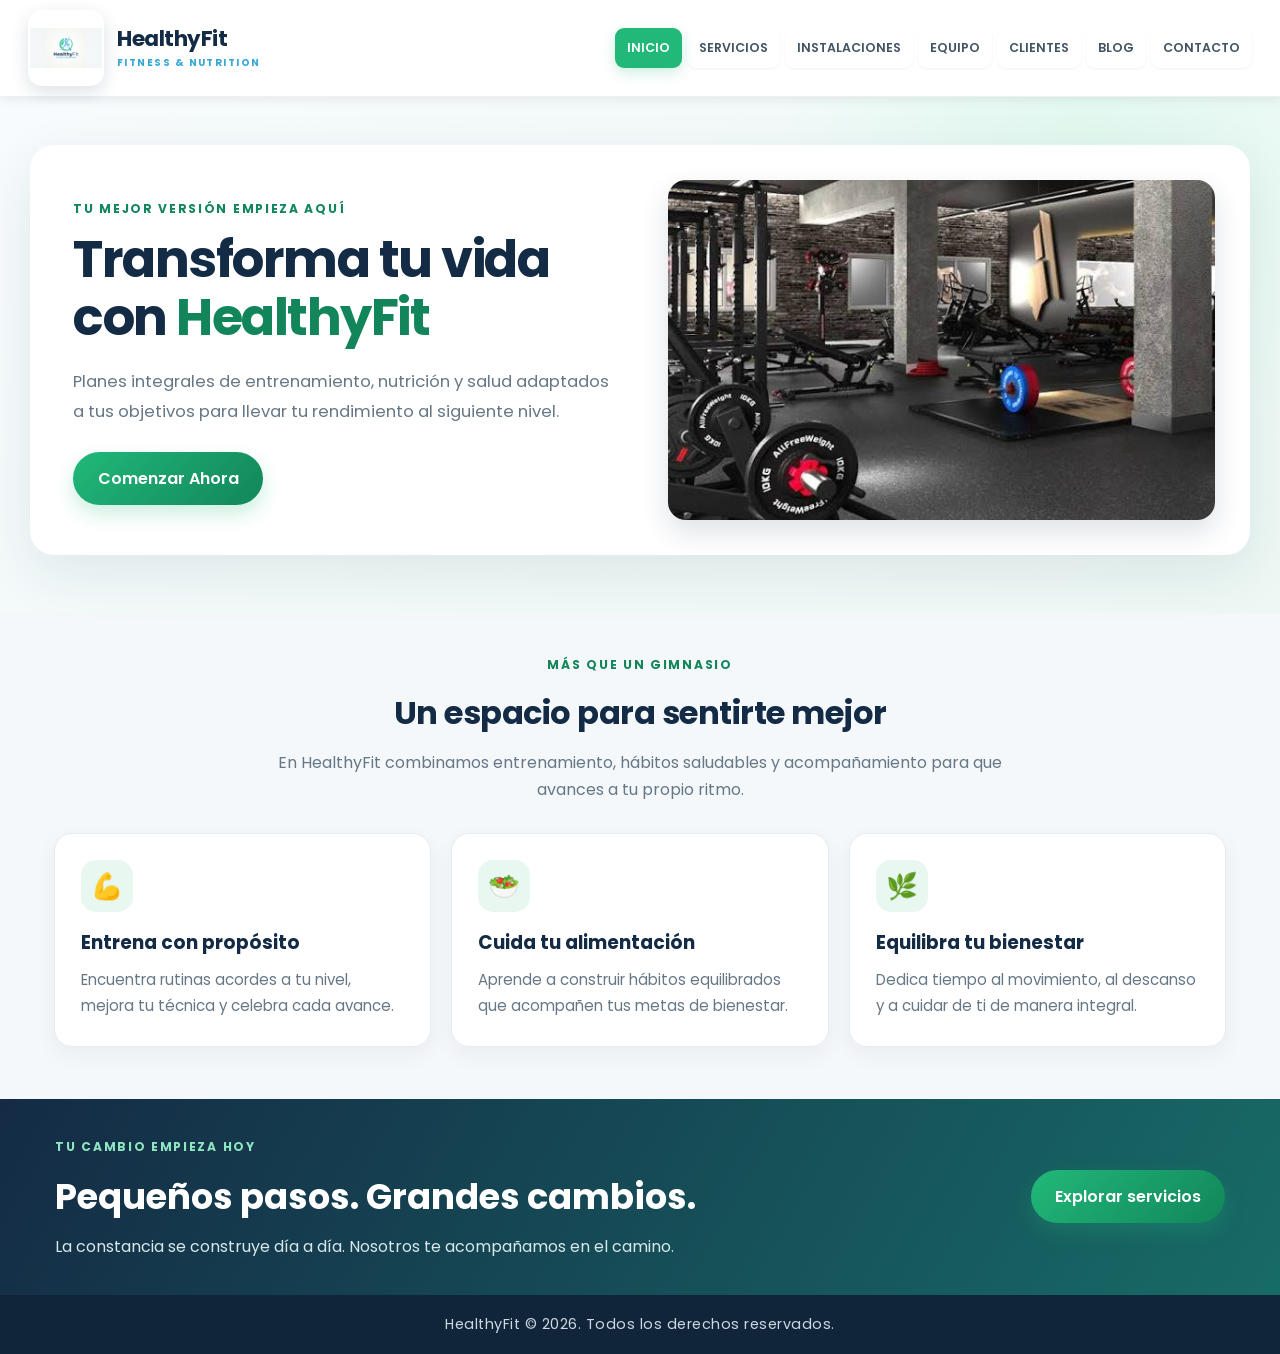
<file: index.html>
<!DOCTYPE html>
<html lang="es">
<head>
  <meta charset="UTF-8">
  <meta name="viewport" content="width=device-width, initial-scale=1.0">
  <title>HealthyFit | Inicio</title>
  <link rel="stylesheet" href="estilos.css">
  <link href="https://fonts.googleapis.com/css2?family=Poppins:wght@300;400;600;700&display=swap" rel="stylesheet">
</head>
<body class="single-page page-inicio">

<header>
  <div class="nav-container">
    <a class="logo" href="index.html" aria-label="HealthyFit, ir al inicio">
      <img src="logo.jpeg" alt="Logo de HealthyFit" class="logo-img">
      <span class="logo-caption"><strong>HealthyFit</strong><small>FITNESS &amp; NUTRITION</small></span>
    </a>
    <nav aria-label="Navegación principal">
      <ul>
        <li><a href="index.html" data-page="inicio" class="active">INICIO</a></li>
        <li><a href="servicios.html" data-page="servicios">SERVICIOS</a></li>
        <li><a href="instalaciones.html" data-page="instalaciones">INSTALACIONES</a></li>
        <li><a href="entrenadores.html" data-page="entrenadores">EQUIPO</a></li>
        <li><a href="clientes.html" data-page="clientes">CLIENTES</a></li>
        <li><a href="blog.html" data-page="blog">BLOG</a></li>
        <li><a href="contacto.html" data-page="contacto">CONTACTO</a></li>
      </ul>
    </nav>
  </div>
</header>

<main>
<section id="inicio" class="hero-section">
    <div class="hero-content">
      <div class="hero-text-box">
        <span class="eyebrow">TU MEJOR VERSIÓN EMPIEZA AQUÍ</span><h1>Transforma tu vida con <em>HealthyFit</em></h1>
        <p>Planes integrales de entrenamiento, nutrición y salud adaptados a tus objetivos para llevar tu rendimiento al siguiente nivel.</p>
        <a href="#contacto" class="btn-primary">Comenzar Ahora</a>
      </div>
      <div class="hero-image-box">
        <img src="instalacion.jpeg" alt="Instalaciones y máquinas modernas de HealthyFit">
      </div>
    </div>
  </section>

<section class="home-highlights content-wrap">
  <div class="section-intro">
    <span class="eyebrow">MÁS QUE UN GIMNASIO</span>
    <h2 class="section-title">Un espacio para sentirte mejor</h2>
    <p>En HealthyFit combinamos entrenamiento, hábitos saludables y acompañamiento para que avances a tu propio ritmo.</p>
  </div>
  <div class="highlight-grid">
    <article class="highlight-card"><span class="highlight-icon">💪</span><h3>Entrena con propósito</h3><p>Encuentra rutinas acordes a tu nivel, mejora tu técnica y celebra cada avance.</p></article>
    <article class="highlight-card"><span class="highlight-icon">🥗</span><h3>Cuida tu alimentación</h3><p>Aprende a construir hábitos equilibrados que acompañen tus metas de bienestar.</p></article>
    <article class="highlight-card"><span class="highlight-icon">🌿</span><h3>Equilibra tu bienestar</h3><p>Dedica tiempo al movimiento, al descanso y a cuidar de ti de manera integral.</p></article>
  </div>
</section>
<section class="quote-banner"><div><span class="eyebrow">TU CAMBIO EMPIEZA HOY</span><h2>Pequeños pasos. Grandes cambios.</h2><p>La constancia se construye día a día. Nosotros te acompañamos en el camino.</p></div><a class="btn-primary" href="servicios.html">Explorar servicios</a></section>

</main>
<footer><p>HealthyFit &copy; 2026. Todos los derechos reservados.</p></footer>
</body>
</html>
</file>
<file: estilos.css>
/* Estilos Generales */
* {
  margin: 0;
  padding: 0;
  box-sizing: border-box;
  font-family: 'Poppins', sans-serif;
}

body {
  background-color: #7EC9D8;
  color: #333;
  line-height: 1.6;
}

/* Barra de Navegación y Logo a la izquierda (más visible) */
header {
  background-color: #6C9CF0;
  position: sticky;
  top: 0;
  z-index: 1000;
  box-shadow: 0 2px 10px rgba(0,0,0,0.08);
}

.nav-container {
  max-width: 1400px;
  margin: 0 auto;
  padding: 10px 30px;
  display: flex;
  justify-content: space-between;
  align-items: center;
  flex-wrap: wrap;
  gap: 15px;
}

.logo {
  display: flex;
  align-items: center;
  justify-content: flex-start;
  flex-shrink: 0;
}

.logo-img {
  height: 48px; /* Tamaño optimizado para que luzca bien y se note claramente */
  width: auto;
  object-fit: contain;
  border-radius: 4px;
}

nav ul {
  display: flex;
  list-style: none;
  gap: 10px;
  flex-wrap: wrap;
}

nav ul li a {
  text-decoration: none;
  background-color: #f4f6f7;
  color: #333;
  padding: 8px 16px;
  font-size: 0.85rem;
  font-weight: 600;
  border-radius: 6px;
  transition: all 0.3s ease;
  box-shadow: 0 1px 3px rgba(0,0,0,0.05);
}

nav ul li a:hover, nav ul li a.active {
  background-color: #27ae60;
  color: #fff;
}

/* Sección Hero / Inicio */
.hero-section {
  padding: 50px 20px;
  max-width: 1400px;
  margin: 0 auto;
}

.hero-content {
  display: flex;
  gap: 40px;
  background: #ffffff;
  padding: 40px;
  border-radius: 12px;
  box-shadow: 0 6px 20px rgba(0,0,0,0.06);
  align-items: center;
  flex-wrap: wrap;
}

.hero-text-box {
  flex: 1;
  min-width: 280px;
}

.hero-text-box h1 {
  background-color: #27ae60;
  color: white;
  padding: 18px 20px;
  font-size: 1.8rem;
  border-radius: 6px;
  margin-bottom: 20px;
  text-align: center;
  box-shadow: 0 4px 10px rgba(39, 174, 96, 0.25);
}

.hero-text-box p {
  border: 1px solid #e0e0e0;
  padding: 18px;
  font-size: 1.1rem;
  margin-bottom: 25px;
  border-radius: 6px;
  color: #555;
  background: #fafafa;
}

.btn-primary {
  display: block;
  width: 100%;
  text-align: center;
  background-color: #2980b9;
  color: #fff;
  padding: 14px;
  text-decoration: none;
  font-weight: 600;
  border-radius: 6px;
  transition: background 0.3s, transform 0.2s;
  box-shadow: 0 4px 10px rgba(41, 128, 185, 0.25);
}

.btn-primary:hover {
  background-color: #1f6391;
  transform: translateY(-2px);
}

.hero-image-box {
  flex: 1;
  min-width: 280px;
  border-radius: 8px;
  text-align: center;
  display: flex;
  align-items: center;
  justify-content: center;
  background: #fafafa;
  overflow: hidden;
  box-shadow: 0 4px 12px rgba(0,0,0,0.06);
}

.hero-image-box img {
  width: 100%;
  height: 100%;
  max-height: 380px;
  object-fit: cover;
  border-radius: 8px;
  transition: transform 0.5s ease;
}

.hero-image-box img:hover {
  transform: scale(1.03);
}

/* Sección de Servicios */
.services-section {
  max-width: 1400px;
  margin: 50px auto;
  padding: 0 20px;
}

.section-title {
  background-color: #27ae60;
  text-align: center;
  padding: 14px;
  font-size: 1.3rem;
  color: #ffffff;
  margin-bottom: 30px;
  border-radius: 6px;
  letter-spacing: 1px;
  box-shadow: 0 2px 6px rgba(0,0,0,0.08);
}

.services-grid {
  display: grid;
  grid-template-columns: repeat(auto-fit, minmax(280px, 1fr));
  gap: 25px;
}

.service-card {
  background: #ffffff;
  border: 1px solid #e8e8e8;
  border-radius: 8px;
  padding: 20px;
  text-align: center;
  box-shadow: 0 4px 12px rgba(0,0,0,0.04);
  transition: transform 0.3s ease, box-shadow 0.3s ease;
}

.service-card:hover {
  transform: translateY(-5px);
  box-shadow: 0 8px 20px rgba(0,0,0,0.08);
}

.service-card img {
  width: 100%;
  height: 190px;
  object-fit: cover;
  border-radius: 6px;
  margin-bottom: 15px;
}

.service-card h3 {
  font-size: 1.15rem;
  margin-bottom: 10px;
  color: #333;
}

.service-card p {
  font-size: 0.95rem;
  color: #666;
  margin-bottom: 20px;
}

.btn-secondary {
  display: inline-block;
  background-color: #2980b9;
  color: white;
  padding: 9px 22px;
  text-decoration: none;
  font-size: 0.9rem;
  font-weight: 600;
  border-radius: 6px;
  transition: background 0.3s;
}

.btn-secondary:hover {
  background-color: #1f6391;
}

/* Sección Instalaciones */
.facilities-section {
  max-width: 1400px;
  margin: 50px auto;
  padding: 0 20px;
}

.facilities-title {
  background-color: #2980b9 !important;
  color: white !important;
}

.facilities-grid {
  display: grid;
  grid-template-columns: repeat(auto-fit, minmax(300px, 1fr));
  gap: 30px;
}

.facility-card {
  background: #ffffff;
  border: 1px solid #e8e8e8;
  border-radius: 8px;
  overflow: hidden;
  box-shadow: 0 4px 12px rgba(0,0,0,0.04);
  transition: transform 0.3s ease;
}

.facility-card:hover {
  transform: translateY(-5px);
}

.facility-card img {
  width: 100%;
  height: 220px;
  object-fit: cover;
}

.facility-card h3 {
  font-size: 1.15rem;
  margin: 15px 20px 8px;
  color: #333;
}

.facility-card p {
  font-size: 0.92rem;
  color: #666;
  margin: 0 20px 20px;
}

/* Sección Entrenadores */
.trainers-section {
  max-width: 1400px;
  margin: 50px auto;
  padding: 0 20px;
}

.trainers-title {
  background-color: #27ae60 !important;
  color: white !important;
}

.trainers-grid {
  display: grid;
  grid-template-columns: repeat(auto-fit, minmax(300px, 1fr));
  gap: 30px;
}

.trainer-card {
  background: #ffffff;
  border: 1px solid #e8e8e8;
  border-radius: 8px;
  padding: 25px;
  text-align: center;
  box-shadow: 0 4px 12px rgba(0,0,0,0.04);
  transition: transform 0.3s ease;
}

.trainer-card:hover {
  transform: translateY(-5px);
}

.trainer-card img {
  width: 110px;
  height: 110px;
  border-radius: 50%;
  object-fit: cover;
  margin-bottom: 15px;
  border: 3px solid #27ae60;
}

.trainer-card h3 {
  font-size: 1.1rem;
  margin-bottom: 5px;
  color: #333;
}

.trainer-role {
  display: block;
  font-size: 0.85rem;
  color: #2980b9;
  font-weight: 600;
  margin-bottom: 12px;
}

.trainer-card p {
  font-size: 0.9rem;
  color: #666;
}

/* Sección Blog */
.blog-section {
  max-width: 1400px;
  margin: 50px auto;
  padding: 0 20px;
}

.blog-title {
  background-color: #2980b9 !important;
  color: white !important;
}

.blog-grid {
  display: grid;
  grid-template-columns: repeat(auto-fit, minmax(300px, 1fr));
  gap: 30px;
}

.blog-card {
  background: #ffffff;
  border: 1px solid #e8e8e8;
  border-radius: 8px;
  overflow: hidden;
  box-shadow: 0 4px 12px rgba(0,0,0,0.04);
  transition: transform 0.3s ease;
  display: flex;
  flex-direction: column;
}

.blog-card:hover {
  transform: translateY(-5px);
}

.blog-card img {
  width: 100%;
  height: 190px;
  object-fit: cover;
}

.blog-content {
  padding: 20px;
  display: flex;
  flex-direction: column;
  flex: 1;
}

.blog-date {
  font-size: 0.8rem;
  color: #888;
  margin-bottom: 8px;
}

.blog-content h3 {
  font-size: 1.1rem;
  margin-bottom: 10px;
  color: #333;
}

.blog-content p {
  font-size: 0.92rem;
  color: #666;
  margin-bottom: 20px;
  flex: 1;
}

.blog-content .btn-secondary {
  align-self: flex-start;
}

/* Sección Testimonios con Fotos de Rostro */
.testimonials-section {
  max-width: 1400px;
  margin: 50px auto;
  padding: 0 20px;
}

.testimonials-title {
  background-color: #27ae60 !important;
  color: white !important;
}

.testimonials-grid {
  display: grid;
  grid-template-columns: repeat(auto-fit, minmax(300px, 1fr));
  gap: 30px;
}

.testimonial-card {
  background: #ffffff;
  border: 1px solid #e0e0e0;
  padding: 25px;
  border-radius: 10px;
  display: flex;
  align-items: center;
  gap: 20px;
  box-shadow: 0 4px 12px rgba(0,0,0,0.04);
  transition: transform 0.3s ease;
}

.testimonial-card:hover {
  transform: translateY(-3px);
}

.testimonial-avatar-img {
  width: 70px;
  height: 70px;
  border-radius: 50%;
  object-fit: cover;
  border: 3px solid #27ae60;
  flex-shrink: 0;
  box-shadow: 0 3px 8px rgba(0,0,0,0.1);
}

.testi-info h4 {
  font-size: 1.05rem;
  margin-bottom: 4px;
  color: #333;
}

.testi-comment {
  font-size: 0.88rem;
  color: #555;
  font-style: italic;
  margin-bottom: 8px;
  line-height: 1.4;
}

.badge {
  display: inline-block;
  background: #eef7f2;
  padding: 4px 12px;
  font-size: 0.78rem;
  border-radius: 4px;
  border: 1px solid #c8e6d5;
  color: #27ae60;
  font-weight: 600;
}

/* Sección Contacto */
.contact-section {
  max-width: 1000px;
  margin: 50px auto;
  padding: 0 20px;
}

.contact-container {
  background: #ffffff;
  border: 1px solid #e0e0e0;
  padding: 40px;
  border-radius: 12px;
  box-shadow: 0 6px 20px rgba(0,0,0,0.05);
}

.form-row {
  display: grid;
  grid-template-columns: 1fr 1fr;
  gap: 20px;
  margin-bottom: 20px;
}

.form-full {
  margin-bottom: 25px;
}

.contacto {
    background: #0B49F4A;
    text-align: center;
}

form {
    max-width: 600px;
    margin: 40px auto 0;
    display: flex;
    flex-direction: column;
    gap: 15px;
}

input,
textarea {
    width: 100%;
    padding: 15px;
    border: none;
    border-radius: 8px;
    outline: none;
    font-family: Arial, sans-serif;
    font-size: 15px;
}

textarea {
    resize: vertical;
}

.btn-submit {
  display: block;
  width: 100%;
  background-color: #27ae60;
  color: white;
  border: none;
  padding: 15px;
  font-size: 1rem;
  font-weight: 600;
  border-radius: 6px;
  cursor: pointer;
  transition: background 0.3s, transform 0.2s;
  box-shadow: 0 4px 10px rgba(39, 174, 96, 0.25);
}

.btn-submit:hover {
  background-color: #219653;
  transform: translateY(-1px);
}

/* Footer */
footer {
  background-color: #2c3e50;
  color: white;
  text-align: center;
  padding: 25px;
  margin-top: 60px;
  font-size: 0.9rem;
  letter-spacing: 0.5px;
}

/* Responsividad para pantallas pequeñas */
@media (max-width: 768px) {
  .form-row {
    grid-template-columns: 1fr;
  }
  .nav-container {
    flex-direction: column;
    gap: 15px;
  }
  nav ul {
    flex-wrap: wrap;
    justify-content: center;
  }
}

/* ===== Renovación visual HealthyFit ===== */
:root {
  --hf-green: #21b879;
  --hf-green-dark: #12865a;
  --hf-blue: #35a8d8;
  --hf-navy: #142b45;
  --hf-ink: #263746;
  --hf-muted: #667786;
  --hf-soft: #f2f8f7;
  --hf-white: #fff;
}
html { scroll-behavior: smooth; scroll-padding-top: 95px; }
body { background: #f5f8fa; color: var(--hf-ink); }
header {
  background: rgba(255,255,255,.96);
  backdrop-filter: blur(12px);
  border-bottom: 1px solid rgba(20,43,69,.07);
}
.nav-container { max-width: 1280px; min-height: 82px; padding: 10px 28px; gap: 22px; }
.logo { display:flex; align-items:center; gap:11px; flex-shrink:0; text-decoration:none; color:var(--hf-navy); }
.logo-img {
  width: 62px; height: 62px; object-fit: contain; border-radius: 12px;
  background: #fff; padding: 3px; box-shadow: 0 5px 16px rgba(20,43,69,.10);
}
.logo-caption { display:flex; flex-direction:column; line-height:1.15; }
.logo-caption strong { font-size:1.24rem; letter-spacing:-.5px; color:var(--hf-navy); }
.logo-caption small { margin-top:5px; font-size:.58rem; font-weight:700; letter-spacing:1.3px; color:var(--hf-blue); }
nav ul { gap: 5px; }
nav ul li a { display:inline-block; background:transparent; color:#425364; padding:10px 12px; border-radius:9px; font-size:.78rem; }
nav ul li a:hover, nav ul li a.active { background:var(--hf-green); color:white; box-shadow:0 5px 14px rgba(33,184,121,.22); }
.hero-section { max-width:none; padding:48px 24px 58px; background:radial-gradient(circle at 85% 15%, #dff8ee 0, transparent 27%), linear-gradient(135deg,#f7fbfd,#edf8f4); }
.hero-content { max-width:1220px; margin:auto; gap:48px; padding:34px; border:1px solid rgba(255,255,255,.9); border-radius:24px; box-shadow:0 18px 55px rgba(20,43,69,.09); }
.hero-text-box { padding:14px 0 14px 8px; }
.eyebrow { display:inline-block; margin-bottom:13px; color:var(--hf-green-dark); font-size:.76rem; font-weight:700; letter-spacing:1.7px; }
.hero-text-box h1 { background:transparent; color:var(--hf-navy); text-align:left; box-shadow:none; padding:0; font-size:clamp(2rem,4vw,3.25rem); line-height:1.13; letter-spacing:-1.5px; }
.hero-text-box h1 em { color:var(--hf-green-dark); font-style:normal; }
.hero-text-box p { border:0; background:transparent; padding:0; color:var(--hf-muted); font-size:1.04rem; line-height:1.8; max-width:540px; }
.btn-primary { display:inline-block; width:auto; min-width:190px; border-radius:999px; padding:14px 24px; background:linear-gradient(135deg,var(--hf-green),var(--hf-green-dark)); box-shadow:0 9px 20px rgba(33,184,121,.23); }
.hero-image-box { min-height:340px; border-radius:18px; box-shadow:0 12px 28px rgba(20,43,69,.14); }
.hero-image-box img { min-height:340px; max-height:450px; object-fit:cover; }
.services-section,.facilities-section,.trainers-section,.blog-section,.testimonials-section { max-width:1220px; margin:76px auto; padding:0 24px; }
.section-title { background:transparent; color:var(--hf-navy); box-shadow:none; padding:0; margin-bottom:12px; font-size:clamp(1.55rem,2.5vw,2.1rem); letter-spacing:-.5px; border-radius:0; }
.services-section > .section-title,.facilities-section > .section-title { text-align:center; }
.services-section > .section-title:after,.facilities-section > .section-title:after { content:""; display:block; width:58px; height:4px; border-radius:4px; margin:14px auto 30px; background:linear-gradient(90deg,var(--hf-green),var(--hf-blue)); }
.services-grid { gap:22px; }
.service-card,.facility-card,.blog-card,.trainer-card,.testimonial-card { border:1px solid #e7eef1; border-radius:17px; box-shadow:0 8px 24px rgba(20,43,69,.055); overflow:hidden; }
.service-card { padding:0 0 23px; text-align:left; }
.service-card img { height:205px; border-radius:0; margin:0 0 19px; transition:transform .5s; }
.service-card:hover img { transform:scale(1.04); }
.service-card h3,.service-card p { margin-left:21px; margin-right:21px; }
.service-card h3 { color:var(--hf-navy); }
.service-card p { line-height:1.7; min-height:75px; }
.btn-secondary { margin-left:21px; background:#e9f8f1; color:var(--hf-green-dark); border-radius:999px; padding:10px 18px; }
.btn-secondary:hover { background:var(--hf-green-dark); color:#fff; }
.facilities-title { background:transparent !important; color:var(--hf-navy) !important; }
.facilities-grid { gap:22px; }
.facility-card img { height:235px; }
.facility-card h3 { color:var(--hf-navy); margin-top:19px; }
.facility-card p { line-height:1.7; }
.contact-section { max-width:none; margin:80px 0 0; padding:64px 24px 76px; background:linear-gradient(135deg,#eaf8f2 0%,#edf7fb 100%); }
.contact-heading { max-width:1120px; margin:0 auto 30px; text-align:center; }
.contact-heading .section-title { margin-bottom:10px; }
.contact-heading p { color:var(--hf-muted); }
.contact-container { max-width:1120px; margin:0 auto; display:grid; grid-template-columns:.8fr 1.2fr; gap:30px; padding:30px; border:1px solid rgba(255,255,255,.9); border-radius:22px; background:#fff; box-shadow:0 18px 50px rgba(20,43,69,.10); }
.contact-info-box { display:flex; flex-direction:column; justify-content:center; gap:15px; padding:26px; border-radius:16px; background:linear-gradient(145deg,#142b45,#1d4960); color:#fff; }
.info-item { display:flex; align-items:flex-start; gap:14px; padding:15px 0; border-bottom:1px solid rgba(255,255,255,.14); }
.info-item:last-child { border-bottom:0; }
.info-icon { display:flex; flex:0 0 44px; width:44px; height:44px; align-items:center; justify-content:center; border-radius:13px; background:rgba(53,168,216,.18); font-size:1.25rem; }
.info-item h4 { color:#fff; font-size:.93rem; margin-bottom:5px; }
.info-item p { color:#d8e7ee; font-size:.88rem; overflow-wrap:anywhere; }
.contact-form { padding:8px 4px; }
.form-row { gap:14px; margin-bottom:14px; }
.contact-form input,.contact-form textarea { background:#f7fafb; border:1px solid #e0e9ed; border-radius:10px; padding:15px 16px; font:inherit; font-size:.92rem; }
.contact-form input:focus,.contact-form textarea:focus { border-color:var(--hf-green); box-shadow:0 0 0 4px rgba(33,184,121,.12); }
.contact-form textarea { resize:vertical; }
.btn-submit { border-radius:999px; background:linear-gradient(135deg,var(--hf-green),var(--hf-green-dark)); box-shadow:0 8px 18px rgba(33,184,121,.2); letter-spacing:.4px; }
footer { margin-top:0; background:#10243a; color:#cbd9e3; padding:27px 20px; }
footer p { margin:0; }
section { scroll-margin-top:100px; }
@media (max-width: 900px) {
  .nav-container { justify-content:center; }
  nav ul { justify-content:center; }
  .hero-content { gap:26px; padding:26px; }
  .contact-container { grid-template-columns:1fr; }
  .contact-info-box { padding:20px 24px; }
}
@media (max-width: 600px) {
  .nav-container { padding:12px 14px; }
  .logo-img { width:54px; height:54px; }
  .logo-caption strong { font-size:1.1rem; }
  nav ul { gap:4px; }
  nav ul li a { padding:8px 9px; font-size:.7rem; }
  .hero-section { padding:24px 14px 38px; }
  .hero-content { padding:20px; border-radius:18px; }
  .hero-text-box { padding:0; }
  .hero-text-box h1 { font-size:2rem; }
  .hero-text-box p { font-size:.96rem; }
  .hero-image-box,.hero-image-box img { min-height:230px; }
  .services-section,.facilities-section,.trainers-section,.blog-section,.testimonials-section { margin:52px auto; padding:0 15px; }
  .services-grid,.facilities-grid { grid-template-columns:1fr; }
  .service-card p { min-height:0; }
  .contact-section { padding:48px 14px; }
  .contact-container { padding:15px; gap:18px; }
  .contact-info-box { padding:16px; }
  .form-row { grid-template-columns:1fr; gap:12px; }
}


/* Ajustes finales solicitados */
.nav-container { min-height: 92px; }
.logo { gap: 13px; }
.logo-img {
  width: 76px;
  height: 76px;
  padding: 2px;
  border-radius: 14px;
  box-shadow: 0 6px 18px rgba(20,43,69,.14);
}
.logo-caption strong { font-size: 1.34rem; }
.logo-caption small { font-size: .62rem; letter-spacing: 1.45px; }
.section-intro { text-align:center; max-width:760px; margin:0 auto 30px; }
.section-intro .section-title { margin-bottom:10px; }
.section-intro > p { color:var(--hf-muted); line-height:1.7; }
.trainers-section, .testimonials-section { max-width:1220px; margin:76px auto; padding:0 24px; }
.trainers-grid, .testimonials-grid { display:grid; grid-template-columns:repeat(auto-fit,minmax(260px,1fr)); gap:22px; }
.trainer-card { padding:25px; text-align:center; }
.trainer-card img { width:112px; height:112px; border-radius:50%; object-fit:cover; border:4px solid #e2f7ed; margin-bottom:15px; }
.trainer-card h3 { color:var(--hf-navy); margin-bottom:6px; }
.trainer-card .trainer-role { color:var(--hf-green-dark); margin-bottom:12px; }
.trainer-card p { color:var(--hf-muted); font-size:.92rem; line-height:1.7; }
.testimonial-card { padding:24px; background:#fff; }
.testimonial-card .testi-info { min-width:0; }
.testimonial-card .testi-comment { line-height:1.65; }
.testimonial-card .badge { background:#e9f8f1; color:var(--hf-green-dark); border:1px solid #c9eedb; }
@media (max-width:600px) {
  .nav-container { min-height:auto; }
  .logo-img { width:68px; height:68px; }
  .logo-caption strong { font-size:1.2rem; }
  .trainers-section, .testimonials-section { margin:52px auto; padding:0 15px; }
  .trainers-grid, .testimonials-grid { grid-template-columns:1fr; }
}


/* Navegación por hojas independientes: cada opción abre su propio archivo HTML */
main { min-height: calc(100vh - 155px); }
.single-page main > section { margin-top: 0; margin-bottom: 0; }
.single-page .hero-section { min-height: calc(100vh - 155px); display:flex; align-items:center; }
.single-page .hero-content { width:100%; }
.single-page .services-section,
.single-page .facilities-section,
.single-page .trainers-section,
.single-page .testimonials-section,
.single-page .blog-section { max-width:1220px; padding:28px 24px; margin-left:auto; margin-right:auto; }
.single-page .services-grid { grid-template-columns:repeat(3,minmax(0,1fr)); gap:16px; }
.single-page .service-card { padding-bottom:16px; }
.single-page .service-card img { height:150px; }
.single-page .service-card h3 { font-size:1rem; margin-top:14px; }
.single-page .service-card p { font-size:.85rem; min-height:55px; margin-bottom:12px; }
.single-page .service-card .btn-secondary { font-size:.82rem; padding:8px 15px; }
.single-page .facilities-grid,
.single-page .trainers-grid,
.single-page .testimonials-grid,
.single-page .blog-grid { grid-template-columns:repeat(3,minmax(0,1fr)); gap:18px; }
.single-page .facility-card img { height:190px; }
.single-page .trainer-card { padding:18px; }
.single-page .trainer-card img { width:90px; height:90px; }
.single-page .testimonial-card { padding:18px; }
.single-page .testimonial-avatar-img { width:58px; height:58px; }
.single-page .contact-section { min-height:calc(100vh - 155px); padding:25px 24px; display:flex; flex-direction:column; justify-content:center; }
.single-page .contact-heading { margin-bottom:18px; }
.single-page .contact-container { padding:22px; }
.single-page .contact-info-box { padding:18px; gap:6px; }
.single-page .info-item { padding:9px 0; }
.single-page .blog-card img { width:100%; height:170px; object-fit:cover; }
.single-page .blog-content { padding:16px; }
.single-page footer { padding:18px; }
@media (min-width: 769px) and (max-height: 820px) {
  .single-page .services-section,
  .single-page .facilities-section,
  .single-page .trainers-section,
  .single-page .testimonials-section,
  .single-page .blog-section { padding-top:16px; padding-bottom:16px; }
  .single-page .service-card img { height:125px; }
  .single-page .facility-card img { height:150px; }
  .single-page .blog-card img { height:130px; }
  .single-page .section-intro { margin-bottom:18px; }
}
@media (max-width: 768px) {
  .single-page .services-grid,
  .single-page .facilities-grid,
  .single-page .trainers-grid,
  .single-page .testimonials-grid,
  .single-page .blog-grid { grid-template-columns:1fr; }
  .single-page .hero-section { min-height:auto; }
  .single-page .contact-section { min-height:auto; }
  .single-page .services-section,
  .single-page .facilities-section,
  .single-page .trainers-section,
  .single-page .testimonials-section,
  .single-page .blog-section { padding:35px 15px; }
}


/* Contenido ampliado para que cada página se vea completa y equilibrada */
.content-wrap { max-width:1220px; margin:0 auto; padding:38px 24px; }
.home-highlights { padding-top:38px; padding-bottom:52px; }
.highlight-grid { display:grid; grid-template-columns:repeat(3,minmax(0,1fr)); gap:20px; }
.highlight-card { background:#fff; border:1px solid #e4edf0; border-radius:18px; padding:26px; box-shadow:0 8px 22px rgba(20,43,69,.05); }
.highlight-icon { display:flex; align-items:center; justify-content:center; width:52px; height:52px; margin-bottom:16px; border-radius:15px; background:#e8f8f0; font-size:1.6rem; }
.highlight-card h3 { color:var(--hf-navy); margin-bottom:9px; }
.highlight-card p { color:var(--hf-muted); font-size:.94rem; line-height:1.75; }
.quote-banner { display:flex; align-items:center; justify-content:space-between; gap:24px; margin:12px auto 35px; padding:34px max(24px,calc((100% - 1170px)/2)); background:linear-gradient(120deg,#142b45,#176b67); color:white; }
.quote-banner .eyebrow { color:#8fe5bf; }
.quote-banner h2 { color:#fff; font-size:clamp(1.5rem,3vw,2.2rem); margin-bottom:8px; }
.quote-banner p { color:#d6e8eb; line-height:1.7; }
.quote-banner .btn-primary { flex-shrink:0; }
.extra-content { padding-top:34px; padding-bottom:42px; }
.detail-grid { display:grid; grid-template-columns:repeat(3,minmax(0,1fr)); gap:20px; }
.detail-card { position:relative; background:#fff; padding:27px; border:1px solid #e4edf0; border-radius:18px; box-shadow:0 8px 22px rgba(20,43,69,.05); }
.detail-card > span { display:inline-flex; align-items:center; justify-content:center; width:42px; height:42px; border-radius:13px; background:#e5f7ed; color:#168653; font-weight:700; margin-bottom:17px; }
.detail-card h3 { color:var(--hf-navy); margin-bottom:10px; }
.detail-card p,.detail-card li { color:var(--hf-muted); font-size:.93rem; line-height:1.75; }
.detail-card ul { margin:14px 0 0 18px; }
.detail-card.featured { border:2px solid #b5e8d0; box-shadow:0 12px 28px rgba(33,184,121,.11); }
.mini-cta { margin:5px auto 35px; padding:32px 24px; text-align:center; background:#eaf8f2; }
.mini-cta h2 { color:var(--hf-navy); font-size:1.55rem; margin-bottom:8px; }
.mini-cta p { color:var(--hf-muted); margin:0 auto 18px; }
.mini-cta .btn-primary { display:inline-block; }
.facility-features,.contact-benefits { display:grid; grid-template-columns:repeat(2,minmax(0,1fr)); gap:16px; }
.facility-features article,.contact-benefits article,.tips-grid article { display:flex; align-items:flex-start; gap:15px; background:#fff; border:1px solid #e4edf0; border-radius:15px; padding:22px; }
.facility-features article > span,.tips-grid article > span { display:flex; flex:0 0 46px; align-items:center; justify-content:center; width:46px; height:46px; background:#e8f8f0; border-radius:13px; font-size:1.4rem; }
.facility-features h3,.contact-benefits h3,.tips-grid h3 { color:var(--hf-navy); margin-bottom:6px; font-size:1rem; }
.facility-features p,.contact-benefits p,.tips-grid p { color:var(--hf-muted); font-size:.91rem; line-height:1.7; }
.contact-benefits article > span { display:flex; flex:0 0 34px; width:34px; height:34px; align-items:center; justify-content:center; border-radius:50%; color:#12865a; background:#dff6e9; font-weight:800; }
.tips-grid { display:grid; grid-template-columns:repeat(2,minmax(0,1fr)); gap:16px; }
.tips-grid article { display:block; }
.tips-grid article > span { margin-bottom:14px; }
.note-demo { margin-top:25px; padding:14px 18px; border-left:4px solid var(--hf-blue); border-radius:8px; background:#eef8fc; color:#526775; font-size:.88rem; }
@media (min-width:769px) {
  .page-inicio .hero-section { min-height:440px; }
}
@media (max-width:768px) {
  .highlight-grid,.detail-grid,.facility-features,.contact-benefits,.tips-grid { grid-template-columns:1fr; }
  .quote-banner { align-items:flex-start; flex-direction:column; padding:30px 22px; }
  .content-wrap { padding:28px 15px; }
}
</file>
